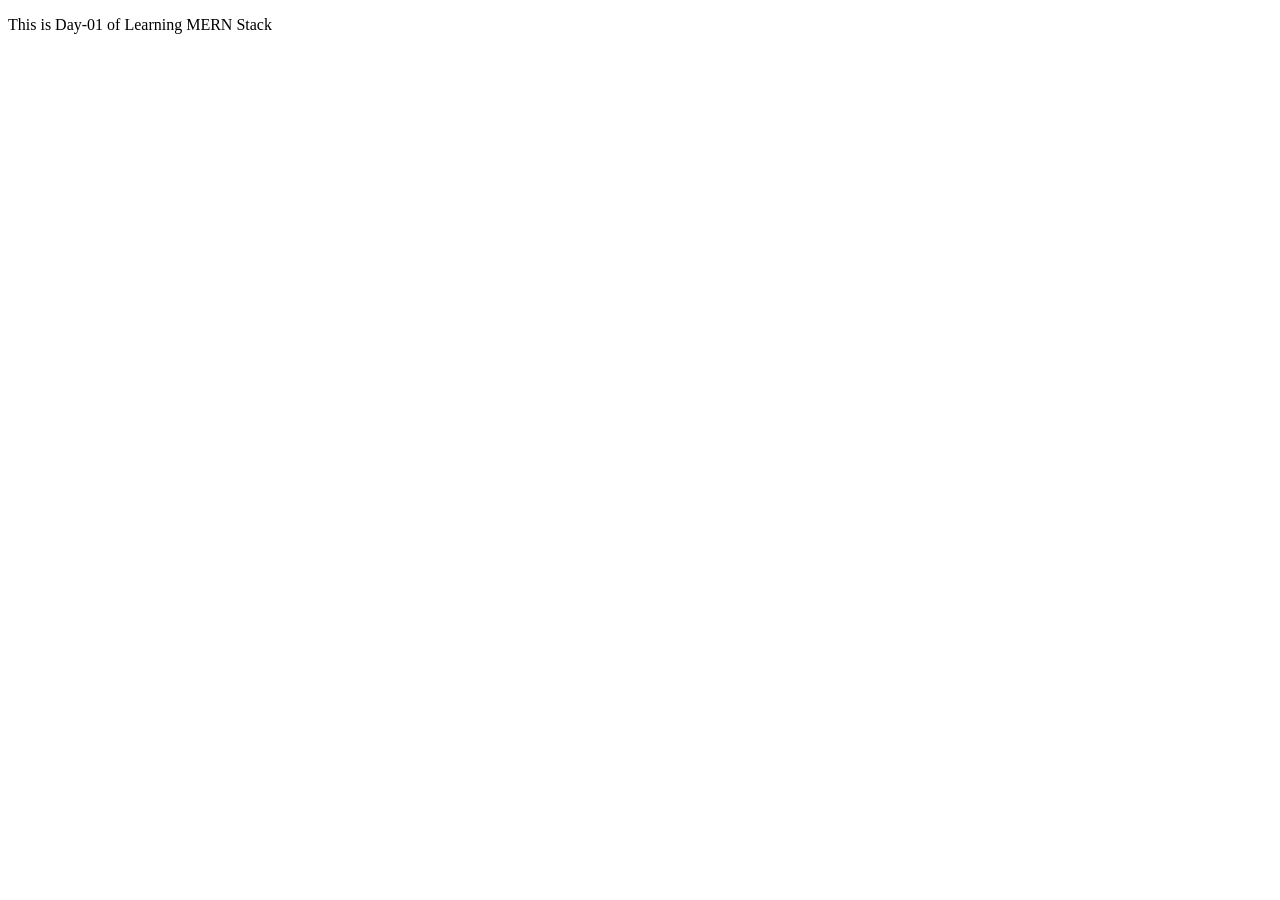
<file: 01-HTML/01-Day-1/Index.html>
<!DOCTYPE html>
<html lang="en">
<head>
    <meta charset="UTF-8">
    <meta name="viewport" content="width=device-width, initial-scale=1.0">
    <title>Document</title>
</head>
<body>
    <p>This is Day-01 of Learning MERN Stack</p>
</body>
</html>
</file>
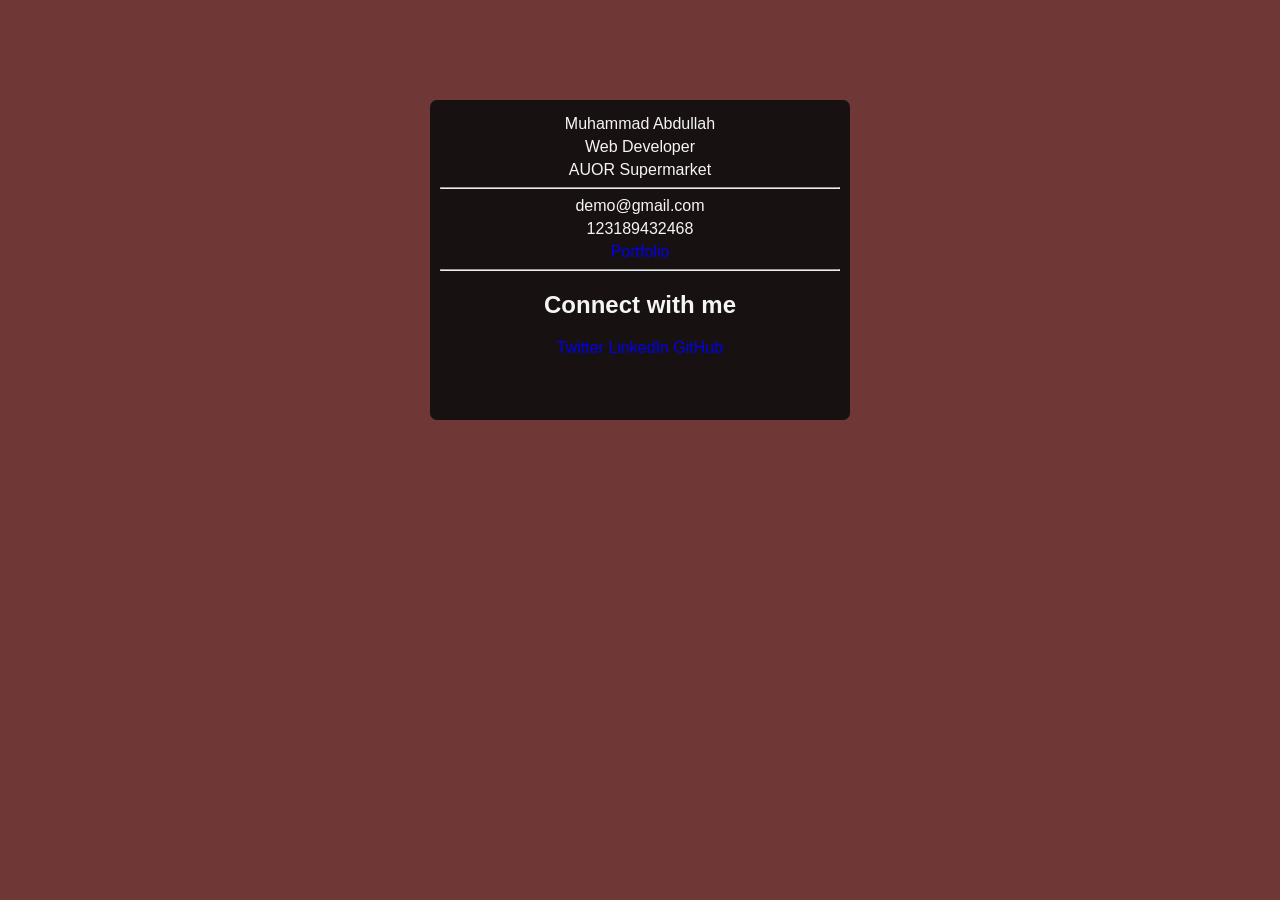
<file: 02-CSS/02-Colors/index.html>
<!DOCTYPE html>
<html lang="en">

<head>
    <meta charset="utf-8">
    <title>Business Card</title>
    <link rel='stylesheet' href='styles.css'>
</head>

<body>
    <div class='business-card' >
        <p class='full-name'>Muhammad Abdullah</p>
        <p class='designation'>Web Developer</p>
        <p class='company'>AUOR Supermarket</p>
        <hr>
        <p>demo@gmail.com</p>
        <p>123189432468</p>
        <a class='portfolio-link' href='https://github.com/abdullah-ahmad-3744'>Portfolio</a>
        <hr>
        <div class= 'social-media'>
            <h2>Connect with me</h2>
            <a href='https://x.com/'>Twitter</a>
            <a href='https://www.linkedin.com/'>LinkedIn</a>
            <a href='https://github.com/abdullah-ahmad-3744'>GitHub</a>
        </div>
    </div>
</body>

</html>
</file>
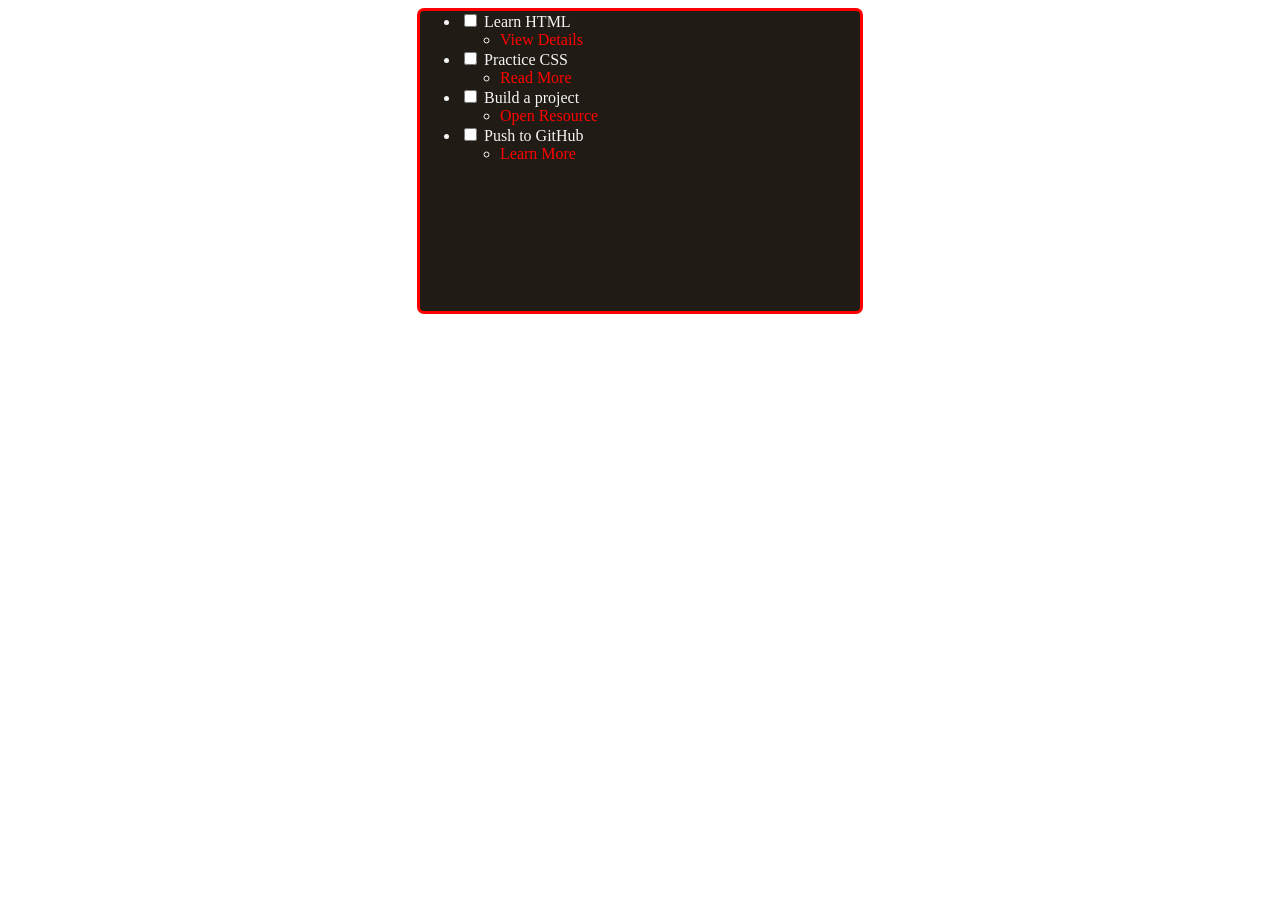
<file: 02-CSS/03-Practice/index.html>
<!DOCTYPE html>
<html lang="en">

<head>
    <meta charset="utf-8">
    <title>Styled To-Do List</title>
    <link rel='stylesheet' href ='styles.css'/> 
</head>

<body>
    <ul class = 'todo-list'>
        <li> <input id='task-1' type='checkbox' />
        <label for='task-1'>Learn HTML</label>
        <ul class='sub-item'>
            <li><a class='sub-item-link' target='_blank' href='https://www.google.com'>View Details</a></li>
        </ul>
        </li>
        


        
        <li>
            <input id='task-2' type='checkbox' />
            <label for='task-2'>Practice CSS</label>
            <ul class='sub-item'>
                <li><a class='sub-item-link' target='_blank' href='https://developer.mozilla.org'> Read More</a></li>
            </ul>
            
        </li>


        <li>
            <input id='task-3' type='checkbox' />
            <label for='task-3'>Build a project</label>
            <ul class='sub-item'>
                <li><a class='sub-item-link' target='_blank' href='https://www.github.com'> Open Resource</a></li>
            </ul>
             
        </li>


        <li>
            <input id='task-4' type='checkbox' />
            <label for='task-4'>Push to GitHub</label>
            <ul class='sub-item'>
                <li><a class='sub-item-link' target="_blank" href='https://www.w3schools.com'>Learn More</a></li>
            </ul>
            
        </li>


    </ul>
</body>

</html>
</file>
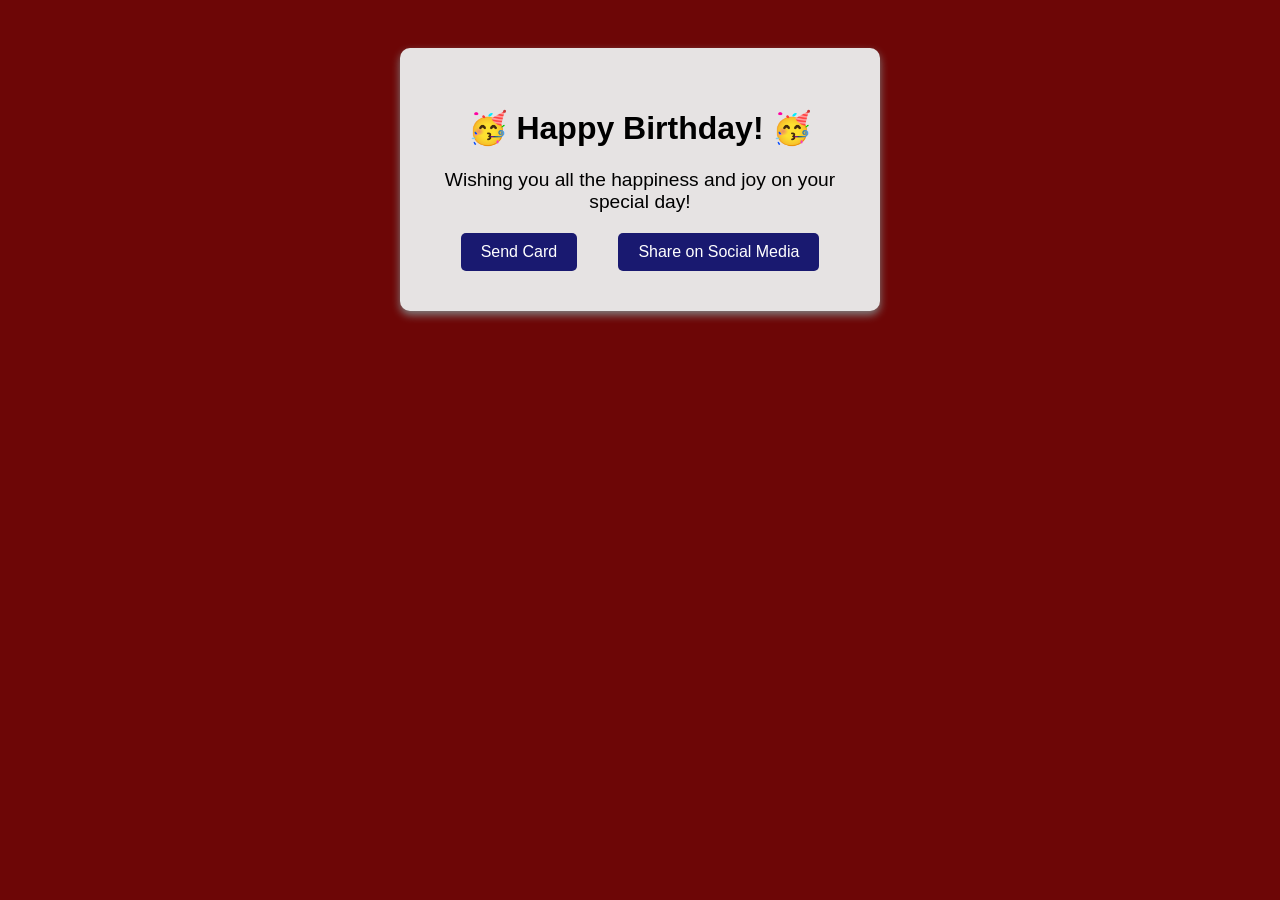
<file: 02-CSS/05-Practice/index.html>
<!DOCTYPE html>
<html lang="en">
  <head>
    <meta charset="utf-8">
    <meta name="viewport" content="width=device-width, initial-scale=1.0">
    <title>Greeting Card</title>
    <link href="styles.css" rel="stylesheet">
  </head>
  <body>
    <div class="card" id="greeting-card">
      <h1>Happy Birthday!</h1>
      <p class="message">
        Wishing you all the happiness and joy on your special day!
      </p>
      <div class="card-links">
        <a href="#send" class="send-link">Send Card</a>
        <a href="#share" class="share-link">Share on Social Media</a>
      </div>
  	</div>
    <section id="send">
      <h2>Sending your card...</h2>
      <p>Card successfully sent to your recipient!</p>
    </section>
    <section id="share">
      <h2>Sharing your card...</h2>
      <p>Your card was shared on social media!</p>
    </section>
  </body>
</html>
</file>
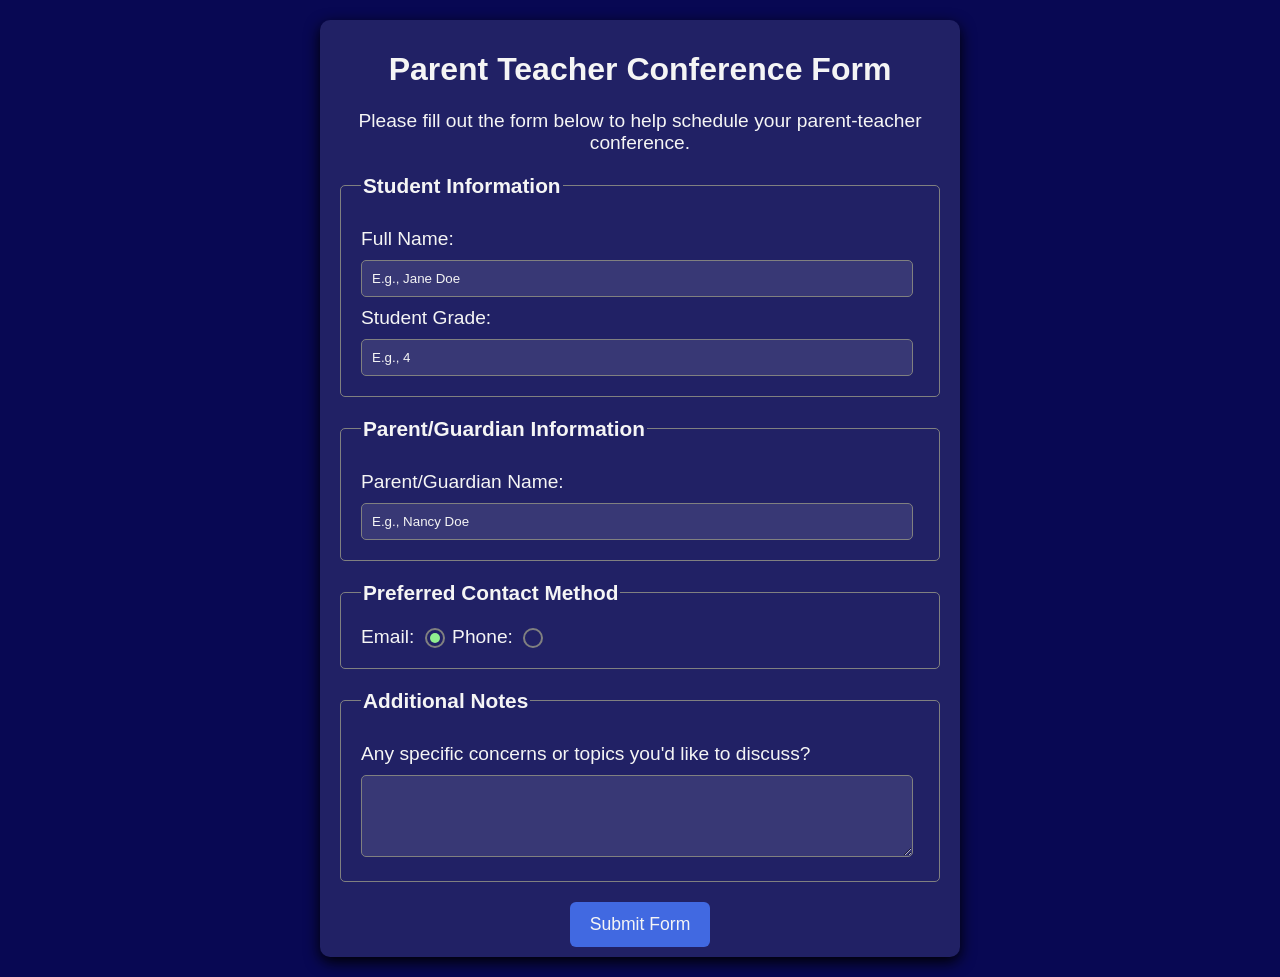
<file: 02-CSS/06-Forms-Styling/index.html>
<!DOCTYPE html>
<html lang="en">
  <head>
    <meta charset="utf-8">
    <meta name="viewport" content="width=device-width, initial-scale=1.0">
    <title>Parent Teacher Conference Form</title>
    <link rel="stylesheet" href="./styles.css" />
  </head>
  <body>
  <main class="container">
    <h1 class="title center">Parent Teacher Conference Form</h1>
    <p class="description center">Please fill out the form below to help schedule your parent-teacher conference.</p>

     <form>
        <fieldset>
          <legend>Student Information</legend>
          <label for="student-name">Full Name: </label>
          <input
            type="text"
            name="student-name"
            id="student-name"
            required
            placeholder="E.g., Jane Doe"
          />

          <label for="grade">Student Grade: </label>
          <input
            type="number"
            name="grade"
            id="grade"
            required
            placeholder="E.g., 4"
          />
        </fieldset>
        
        <fieldset>
          <legend>Parent/Guardian Information</legend>
          <label for="parent-name">Parent/Guardian Name: </label>
          <input
            type="text"
            name="parent-name"
            id="parent-name"
            required
            placeholder="E.g., Nancy Doe"
          />
        </fieldset>

        <fieldset>
          <legend>Preferred Contact Method</legend>
          <label class="contact-method" for="email">Email: </label>
          <input
            id="email"
            class="contact-method-radio-btn"
            type="radio"
            name="contact-method"
            value="email"
            checked
          />

          <label class="contact-method" for="phone">Phone: </label>
          <input
            id="phone"
            class="contact-method-radio-btn"
            type="radio"
            name="contact-method"
            value="phone"
          />
        </fieldset>

        <fieldset>
          <legend>Additional Notes</legend>
          <label for="notes"
            >Any specific concerns or topics you'd like to discuss?</label
          >
          <textarea id="notes" name="notes" rows="4" cols="50"></textarea>
        </fieldset>

        <button class="submit-btn" type="submit">Submit Form</button>
      </form>
  </main>
  </body>
</html>
</file>
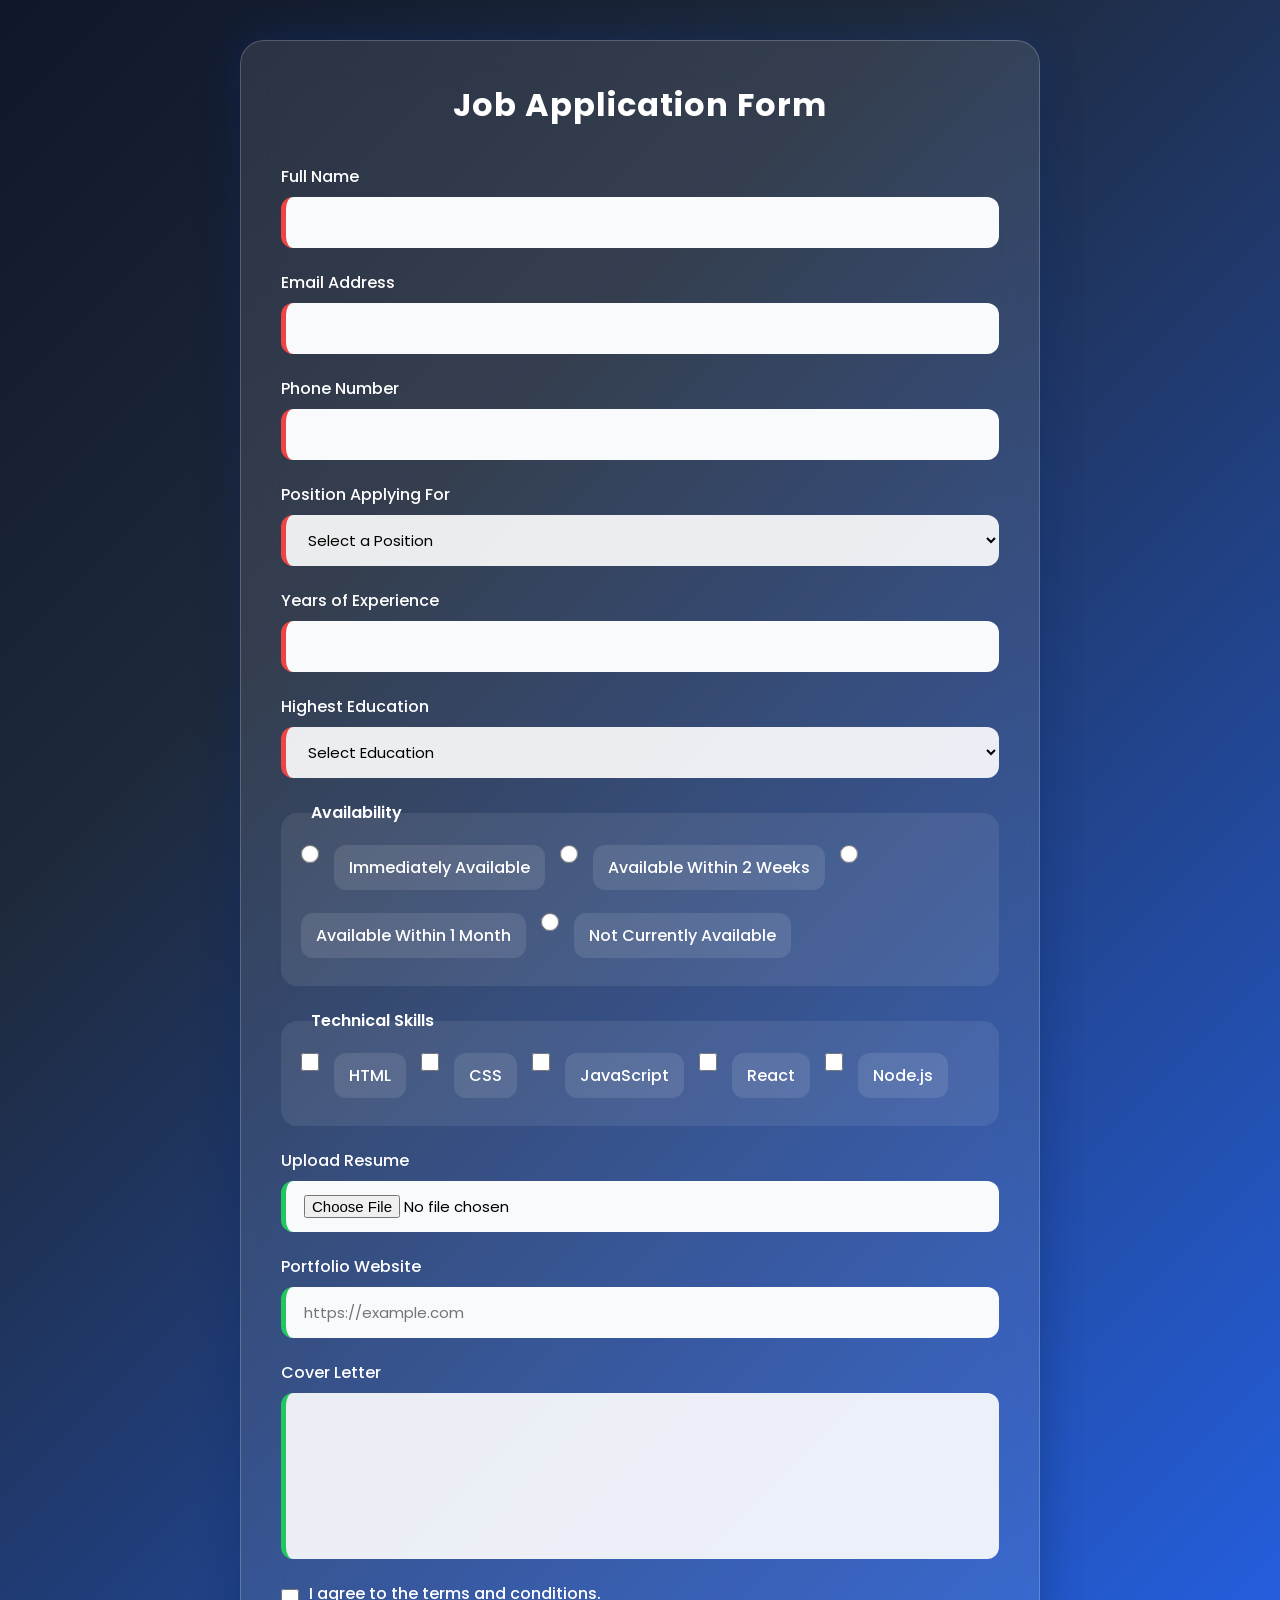
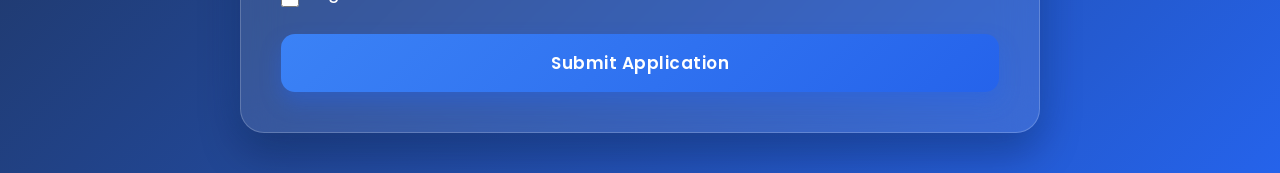
<file: 02-CSS/07-Pseudo-selectors/index.html>
<!DOCTYPE html>
<html lang="en">
<head>
    <meta charset="UTF-8">
    <meta name="viewport" content="width=device-width, initial-scale=1.0">
    <title>Professional Job Application Form</title>
    <link rel="stylesheet" href="styles.css">
</head>
<body>

<div class="container">
    <form>

        <h1>Job Application Form</h1>

        <!-- Personal Information -->
        <div class="form-group">
            <label for="name">Full Name</label>
            <input type="text" id="name" required>
        </div>

        <div class="form-group">
            <label for="email">Email Address</label>
            <input type="email" id="email" required>
        </div>

        <div class="form-group">
            <label for="phone">Phone Number</label>
            <input type="tel" id="phone" required>
        </div>

        <!-- Job Position -->
        <div class="form-group">
            <label for="position">Position Applying For</label>
            <select id="position" required>
                <option value="">Select a Position</option>
                <option>Frontend Developer</option>
                <option>Backend Developer</option>
                <option>Full Stack Developer</option>
                <option>UI/UX Designer</option>
                <option>QA Engineer</option>
            </select>
        </div>

        <!-- Experience -->
        <div class="form-group">
            <label for="experience">Years of Experience</label>
            <input type="number" id="experience" min="0" max="30" required>
        </div>

        <!-- Education -->
        <div class="form-group">
            <label for="education">Highest Education</label>
            <select id="education" required>
                <option value="">Select Education</option>
                <option>Intermediate</option>
                <option>Bachelor's Degree</option>
                <option>Master's Degree</option>
                <option>PhD</option>
            </select>
        </div>

        <!-- Availability -->
        <fieldset class="radio-group">
            <legend>Availability</legend>

            <input type="radio" name="availability" id="immediately">
            <label for="immediately">Immediately Available</label>

            <input type="radio" name="availability" id="2-weeks">
            <label for="2-weeks">Available Within 2 Weeks</label>

            <input type="radio" name="availability" id="1-month">
            <label for="1-month">Available Within 1 Month</label>

            <input type="radio" name="availability" id="not-available">
            <label for="not-available">Not Currently Available</label>
        </fieldset>

        <!-- Skills -->
        <fieldset class="checkbox-group">
            <legend>Technical Skills</legend>

            <input type="checkbox" id="html">
            <label for="html">HTML</label>

            <input type="checkbox" id="css">
            <label for="css">CSS</label>

            <input type="checkbox" id="javascript">
            <label for="javascript">JavaScript</label>

            <input type="checkbox" id="react">
            <label for="react">React</label>

            <input type="checkbox" id="node">
            <label for="node">Node.js</label>
        </fieldset>

        <!-- Resume Upload -->
        <div class="form-group">
            <label for="resume">Upload Resume</label>
            <input type="file" id="resume">
        </div>

        <!-- Portfolio -->
        <div class="form-group">
            <label for="portfolio">Portfolio Website</label>
            <input type="url" id="portfolio" placeholder="https://example.com">
        </div>

        <!-- Cover Letter -->
        <div class="form-group">
            <label for="message">Cover Letter</label>
            <textarea id="message" rows="6"></textarea>
        </div>

        <!-- Terms -->
        <div class="terms">
            <input type="checkbox" id="agree" required>
            <label for="agree">
                I agree to the terms and conditions.
            </label>
        </div>

        <button type="submit">Submit Application</button>

    </form>
</div>

</body>
</html>
</file>
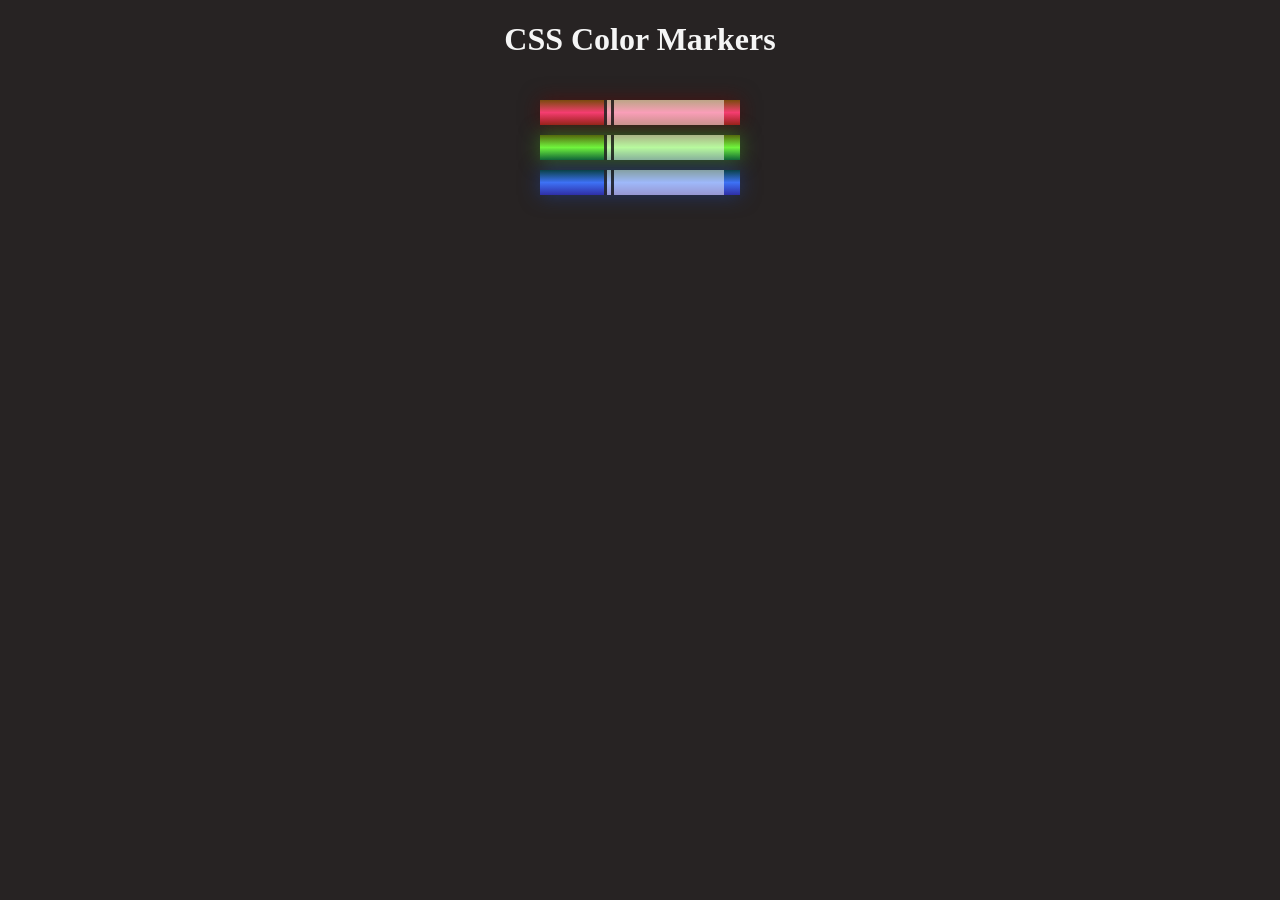
<file: 02-CSS/08-Practice/index.html>
<!DOCTYPE html>
<html lang="en">
  <head>
    <meta charset="utf-8">
    <meta name="viewport" content="width=device-width, initial-scale=1.0">
    <title>Colored Markers</title>
    <link rel="stylesheet" href="styles.css">
  </head>
  <body>
    <h1>CSS Color Markers</h1>
    <div class="container">
      <div class="marker red">
        <div class="cap"></div>
        <div class="sleeve"></div>
      </div>
      <div class="marker green">
        <div class="cap"></div>
        <div class="sleeve"></div>
      </div>
      <div class="marker blue">
        <div class="cap"></div>
        <div class="sleeve"></div>
      </div>
    </div>
  </body>
</html>
</file>
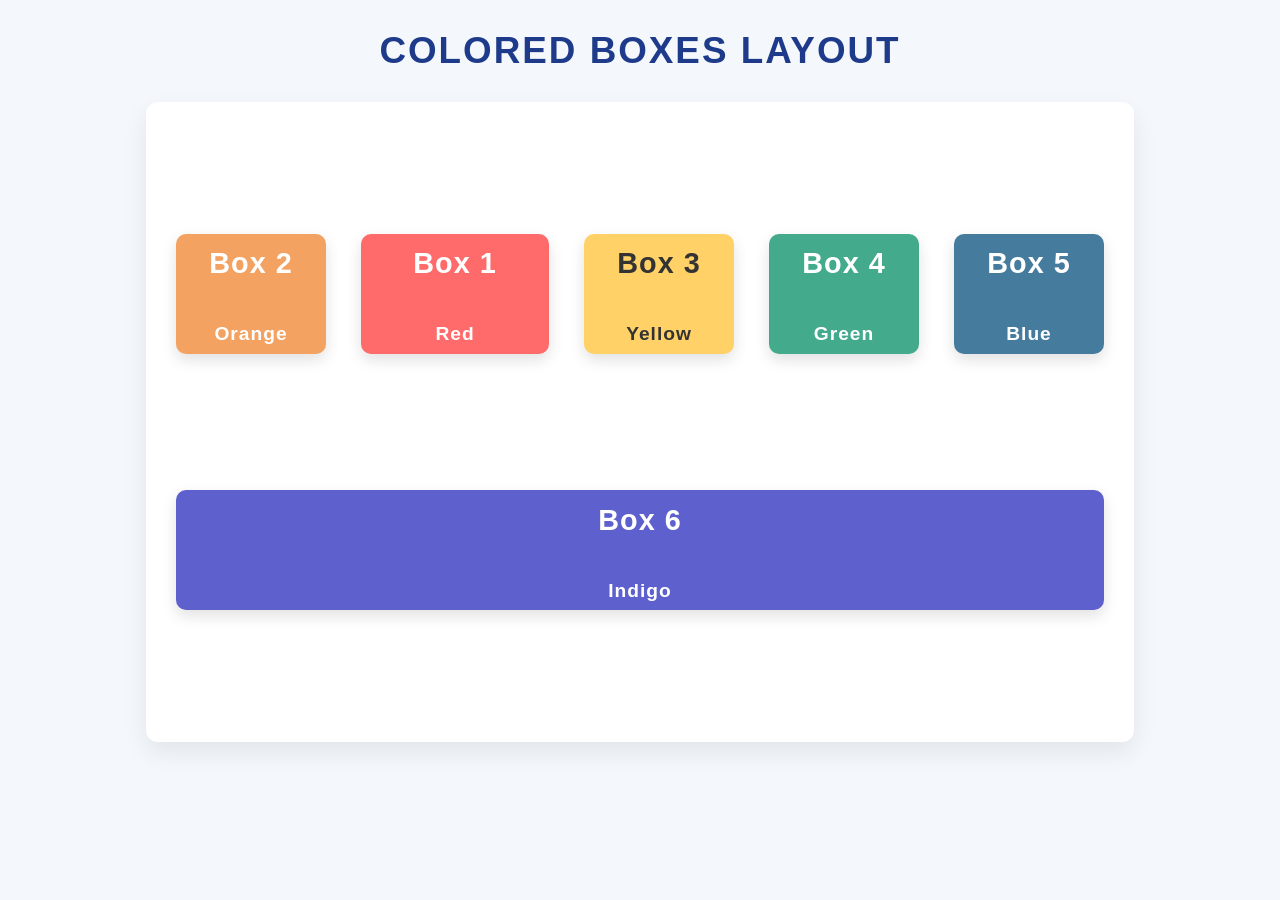
<file: 02-CSS/10-Practice/index.html>
<!DOCTYPE html>
<html lang="en">
<head>
	<meta charset="UTF-8" />
	<meta name="viewport" content="width=device-width, initial-scale=1.0" />
	<title>Colored Boxes</title>
	<link rel="stylesheet" href="styles.css" />
</head>
<body>
	<header>
		<h1>Colored Boxes Layout</h1>
	</header>
	<div class="flex-container">
		<div class="box box1">
			<h2>Box 1</h2>
			<p>Red</p>
		</div>
		<div class="box box2">
			<h2>Box 2</h2>
			<p>Orange</p>
		</div>
		<div class="box box3">
			<h2>Box 3</h2>
			<p>Yellow</p>
		</div>
		<div class="box box4">
			<h2>Box 4</h2>
			<p>Green</p>
		</div>
		<div class="box box5">
			<h2>Box 5</h2>
			<p>Blue</p>
		</div>
		<div class="box box6">
			<h2>Box 6</h2>
			<p>Indigo</p>
		</div>
	</div>
</body>
</html>
</file>
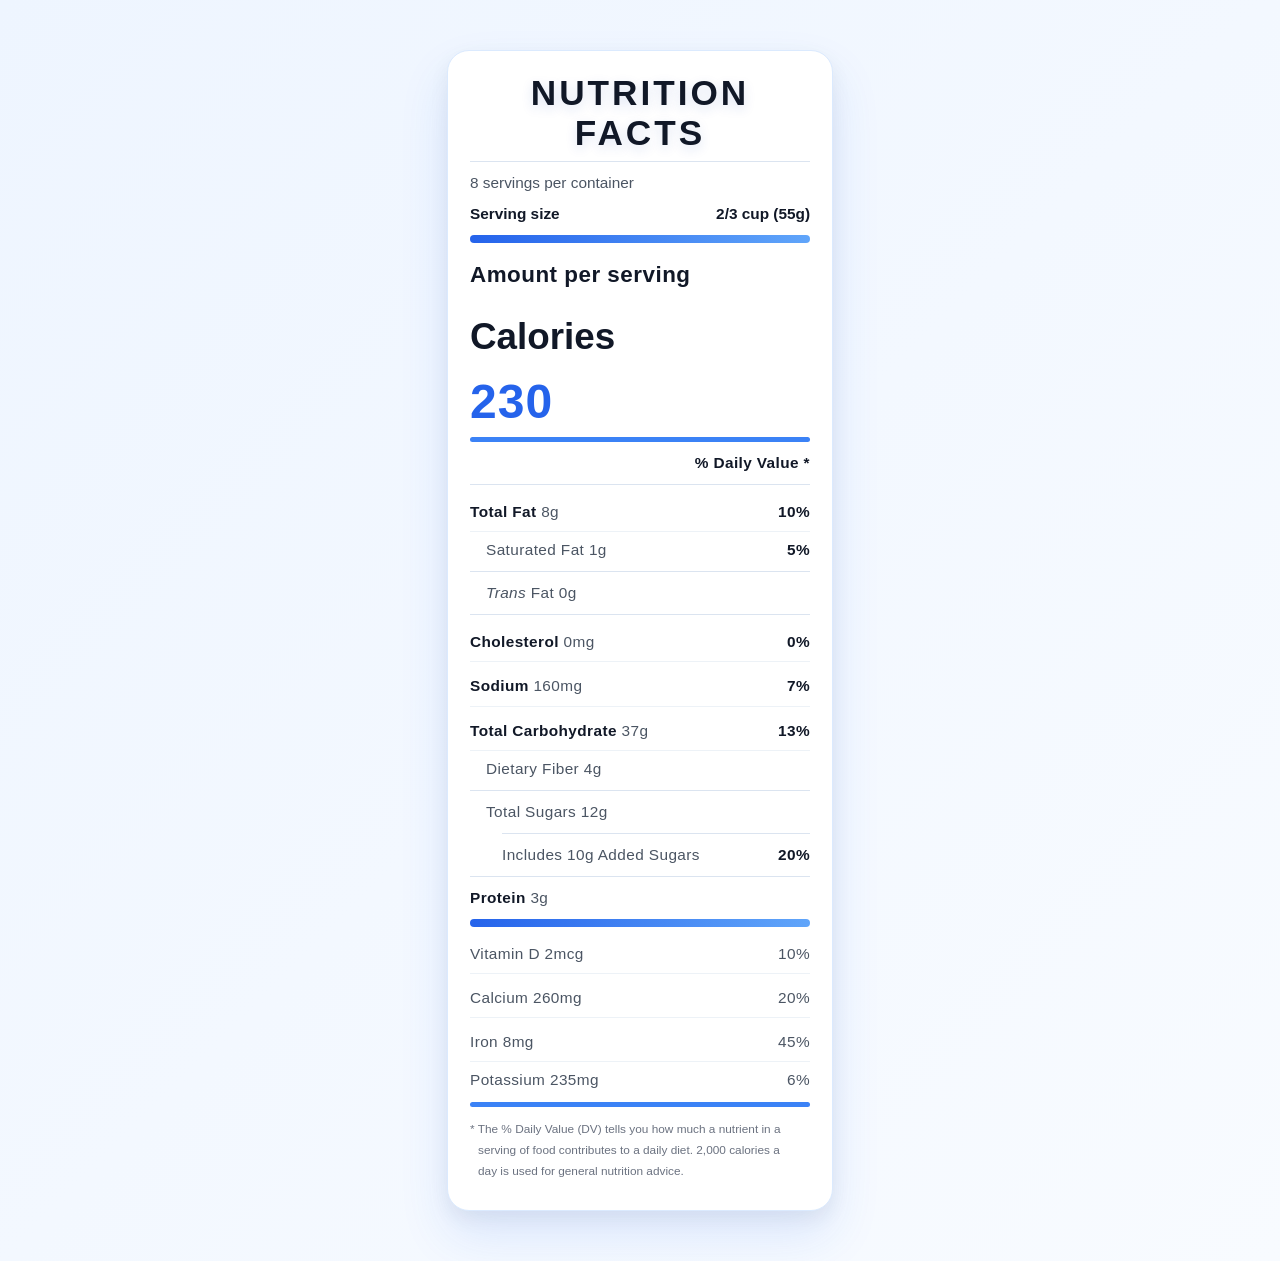
<file: 02-CSS/11-Flexbox-Practice/index.html>
<!DOCTYPE html>
<html lang="en">

<head>
  <meta charset="UTF-8">
  <title>Nutrition Label</title>
  <link href="https://fonts.googleapis.com/css?family=Open+Sans:400,700,800" rel="stylesheet">
  <link href="./styles.css" rel="stylesheet">
</head>

<body>
  <div class="label">
    <header>
      <h1 class="bold">Nutrition Facts</h1>
      <div class="divider"></div>
      <p>8 servings per container</p>
      <p class="bold">Serving size <span>2/3 cup (55g)</span></p>
    </header>
    <div class="divider large"></div>
    <div class="calories-info">
      <div class="left-container">
        <h2 class="bold small-text">Amount per serving</h2>
        <p>Calories</p>
      </div>
      <span>230</span>
    </div>
    <div class="divider medium"></div>
    <div class="daily-value small-text">
      <p class="bold right no-divider">% Daily Value *</p>
      <div class="divider"></div>
      <p><span><span class="bold">Total Fat</span> 8g</span> <span class="bold">10%</span></p>
      <p class="indent no-divider">Saturated Fat 1g <span class="bold">5%</span></p>
      <div class="divider"></div>
      <p class="indent no-divider"><span><i>Trans</i> Fat 0g</span></p>
      <div class="divider"></div>
      <p><span><span class="bold">Cholesterol</span> 0mg</span> <span class="bold">0%</span></p>
      <p><span><span class="bold">Sodium</span> 160mg</span> <span class="bold">7%</span></p>
      <p><span><span class="bold">Total Carbohydrate</span> 37g</span> <span class="bold">13%</span></p>
      <p class="indent no-divider">Dietary Fiber 4g</p>
      <div class="divider"></div>
      <p class="indent no-divider">Total Sugars 12g</p>
      <div class="divider double-indent"></div>
      <p class="double-indent no-divider">Includes 10g Added Sugars <span class="bold">20%</span></p>
      <div class="divider"></div>
      <p class="no-divider"><span><span class="bold">Protein</span> 3g</span></p>
      <div class="divider large"></div>
      <p>Vitamin D 2mcg <span>10%</span></p>
      <p>Calcium 260mg <span>20%</span></p>
      <p>Iron 8mg <span>45%</span></p>
      <p class="no-divider">Potassium 235mg <span>6%</span></p>
    </div>
    <div class="divider medium"></div>
    <p class="note">* The % Daily Value (DV) tells you how much a nutrient in a serving of food contributes to a daily
      diet. 2,000 calories a day is used for general nutrition advice.</p>
  </div>
</body>
</html>
</file>
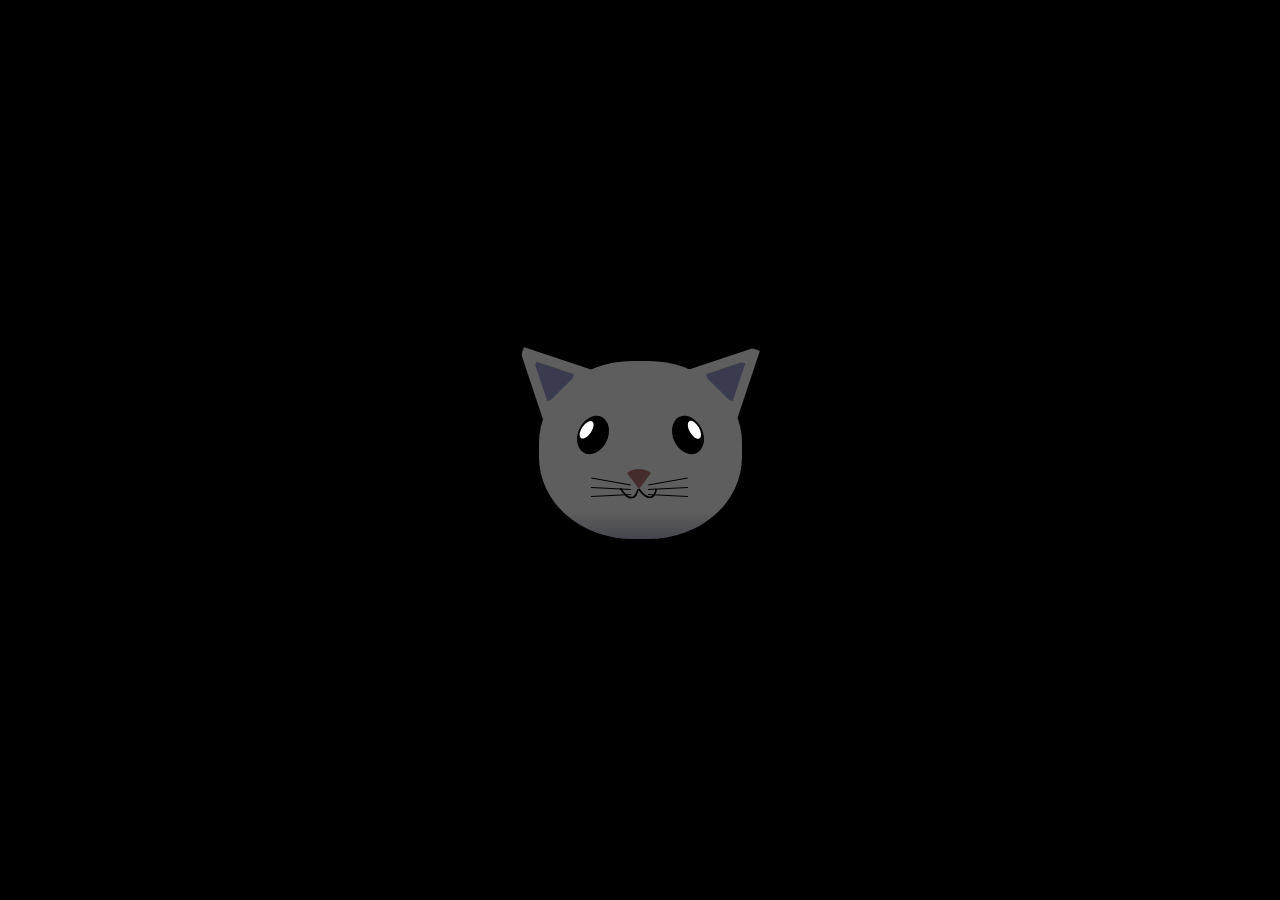
<file: 02-CSS/13-Positioning/index.html>
<!DOCTYPE html>
<html lang="en">
<head>
    <meta charset="UTF-8">
    <title>fCC Cat Painting</title>
    <link rel="stylesheet" href="./styles.css">
</head>
<body>
    <main>
      <div class="cat-head">
        <div class="cat-ears">
          <div class="cat-left-ear">
            <div class="cat-left-inner-ear"></div>
          </div>
          <div class="cat-right-ear">
            <div class="cat-right-inner-ear"></div>
          </div>
        </div>

        <div class="cat-eyes">
          <div class="cat-left-eye">
            <div class="cat-left-inner-eye"></div>
          </div>
          <div class="cat-right-eye">
            <div class="cat-right-inner-eye"></div>
          </div>
        </div>
        
        <div class="cat-nose"></div>

        <div class="cat-mouth">
          <div class="cat-mouth-line-left"></div>
          <div class="cat-mouth-line-right"></div>
        </div>

        <div class="cat-whiskers">
          <div class="cat-whiskers-left">
            <div class="cat-whisker-left-top"></div>
            <div class="cat-whisker-left-middle"></div>
            <div class="cat-whisker-left-bottom"></div>
          </div>
          <div class="cat-whiskers-right">
            <div class="cat-whisker-right-top"></div>
            <div class="cat-whisker-right-middle"></div>
            <div class="cat-whisker-right-bottom"></div>
          </div>
        </div>

      </div>
    </main>
</body>
</html>
</file>
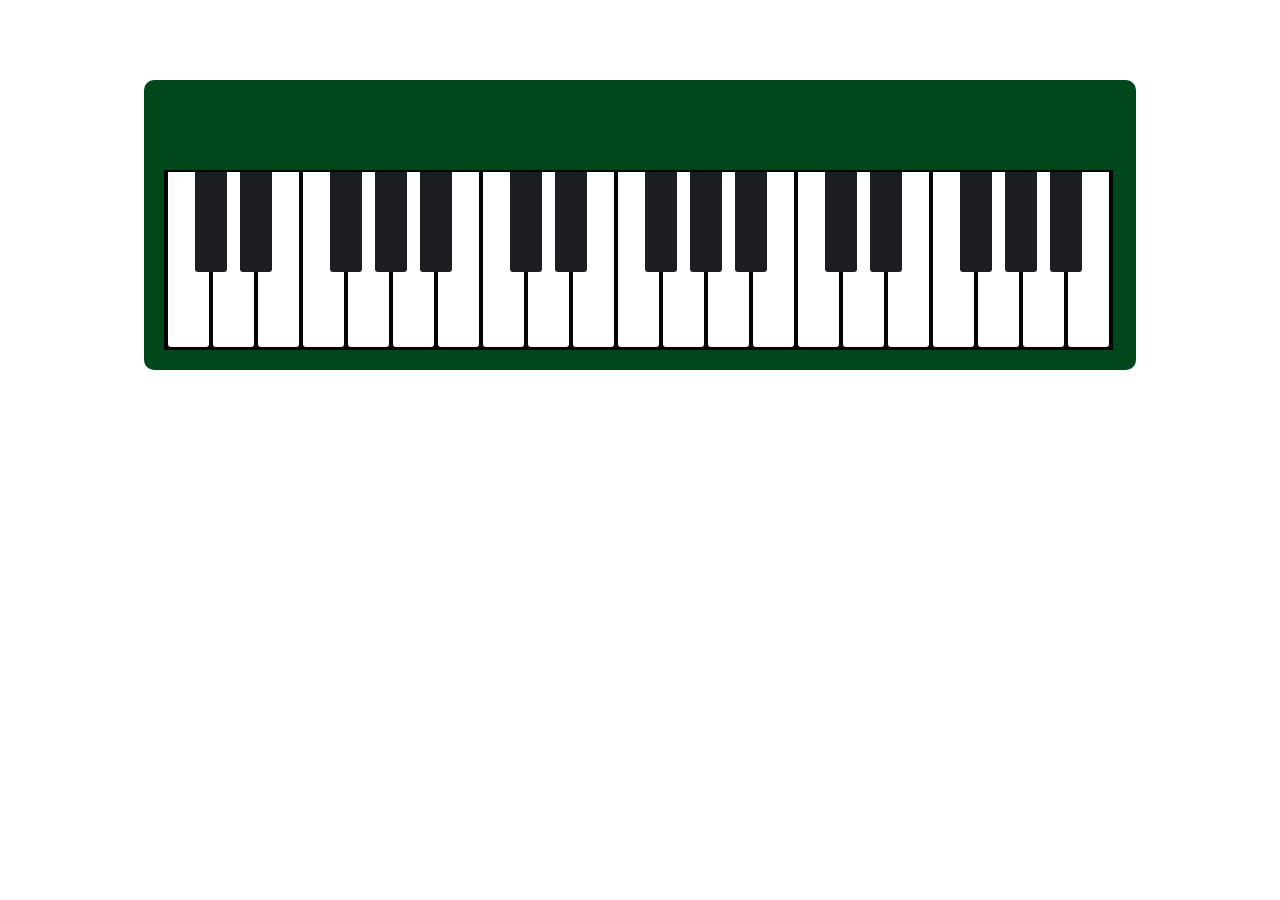
<file: 02-CSS/14-Responsiveness/index.html>
<!DOCTYPE html>
<html lang="en">
  <head>
    <meta charset="UTF-8" />
    <title>Piano</title>
    <meta name="viewport" content="width=device-width, initial-scale=1.0" />
    <link rel="stylesheet" href="./styles.css">
  </head>
  <body>
    <div id="piano">
      <div class="keys">
        <div class="key"></div>
        <div class="key black--key"></div>
        <div class="key black--key"></div>
        <div class="key"></div>
        <div class="key black--key"></div>
        <div class="key black--key"></div>
        <div class="key black--key"></div>

        <div class="key"></div>
        <div class="key black--key"></div>
        <div class="key black--key"></div>
        <div class="key"></div>
        <div class="key black--key"></div>
        <div class="key black--key"></div>
        <div class="key black--key"></div>

        <div class="key"></div>
        <div class="key black--key"></div>
        <div class="key black--key"></div>
        <div class="key"></div>
        <div class="key black--key"></div>
        <div class="key black--key"></div>
        <div class="key black--key"></div>
      </div>
    </div>
  </body>
</html>
</file>
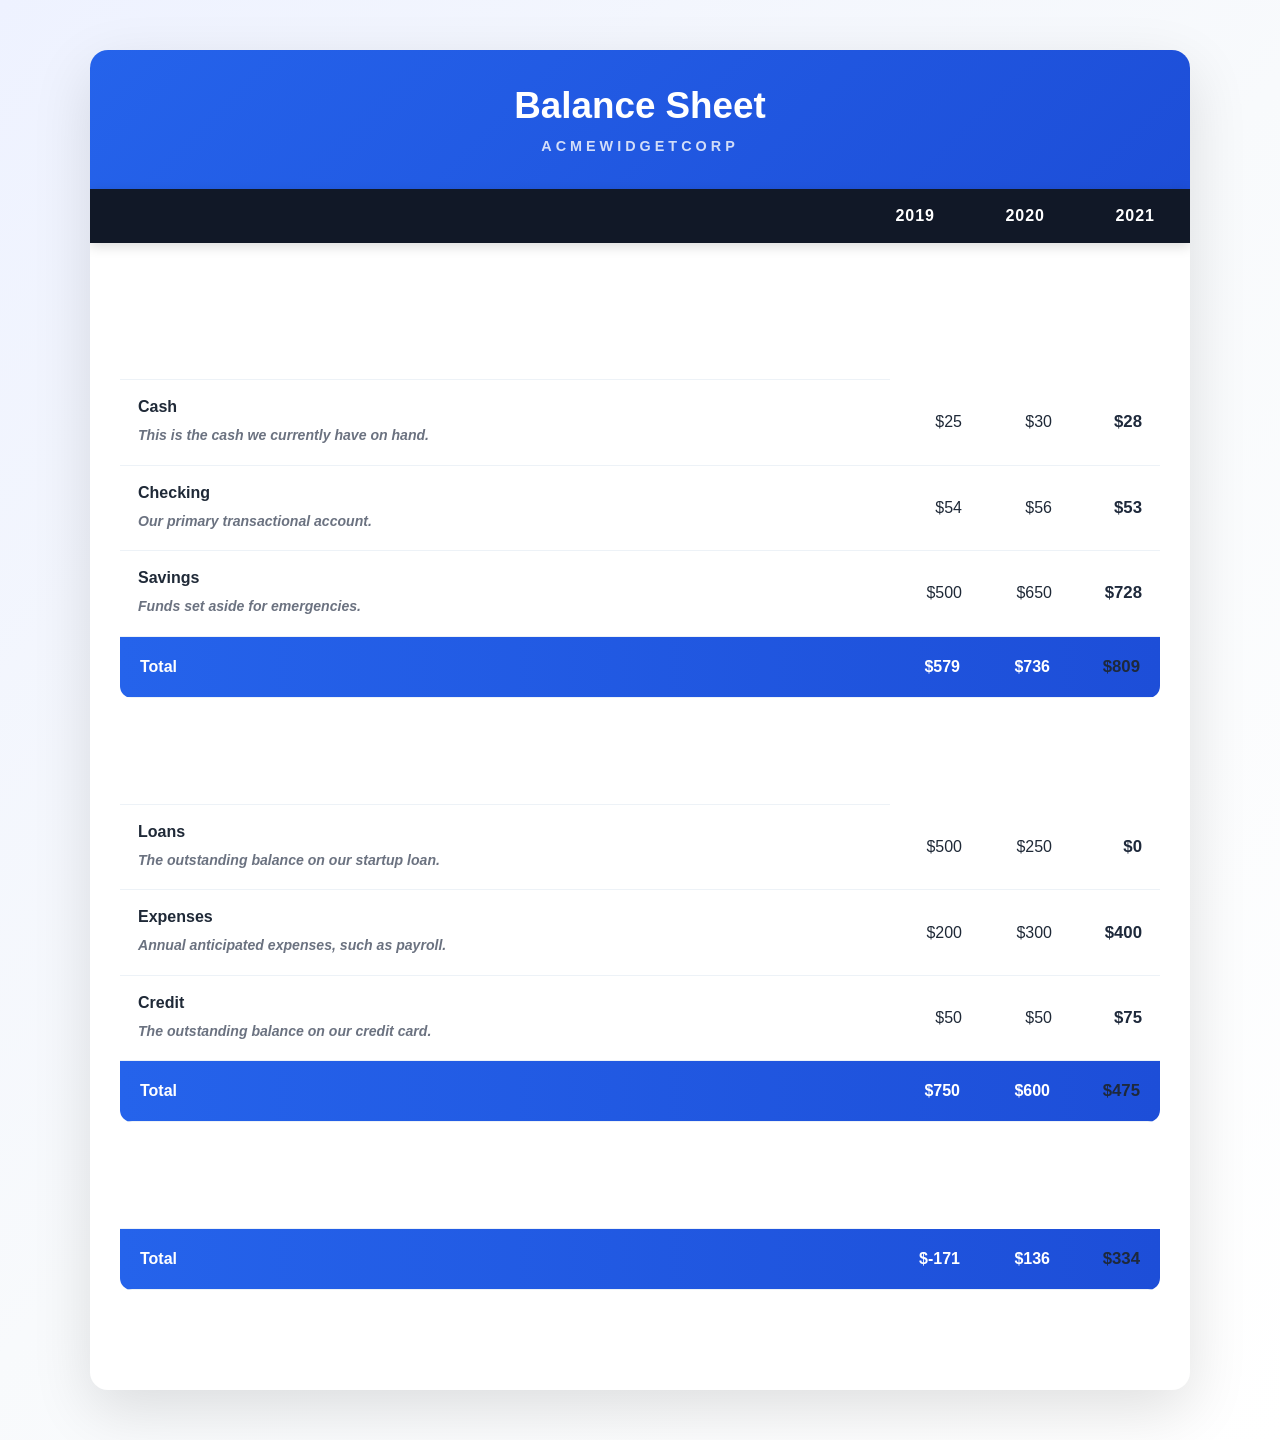
<file: 02-CSS/15-Practice-project/index.html>
<!DOCTYPE html>
<html lang="en">
  <head>
    <meta charset="UTF-8" />
    <meta name="viewport" content="width=device-width, initial-scale=1.0" />
    <title>Balance Sheet</title>
    <link rel="stylesheet" href="./styles.css" />
  </head>
  <body>
    <main>
      <section>
        <h1>
          <span class="flex">
            <span>AcmeWidgetCorp</span>
            <span>Balance Sheet</span>
          </span>
        </h1>
        <div id="years" aria-hidden="true">
          <span class="year">2019</span>
          <span class="year">2020</span>
          <span class="year">2021</span>
        </div>
        <div class="table-wrap">
          <table>
            <caption>
              Assets
            </caption>
            <thead>
              <tr>
                <td></td>
                <th><span class="sr-only year">2019</span></th>
                <th><span class="sr-only year">2020</span></th>
                <th class="current"><span class="sr-only year">2021</span></th>
              </tr>
            </thead>
            <tbody>
              <tr class="data">
                <th>Cash <span class="description">This is the cash we currently have on hand.</span></th>
                <td>$25</td>
                <td>$30</td>
                <td class="current">$28</td>
              </tr>
              <tr class="data">
                <th>Checking <span class="description">Our primary transactional account.</span></th>
                <td>$54</td>
                <td>$56</td>
                <td class="current">$53</td>
              </tr>
              <tr class="data">
                <th>Savings <span class="description">Funds set aside for emergencies.</span></th>
                <td>$500</td>
                <td>$650</td>
                <td class="current">$728</td>
              </tr>
              <tr class="total">
                <th>Total <span class="sr-only">Assets</span></th>
                <td>$579</td>
                <td>$736</td>
                <td class="current">$809</td>
              </tr>
            </tbody>
          </table>
          <table>
            <caption>
              Liabilities
            </caption>
            <thead>
              <tr>
                <td></td>
                <th><span class="sr-only">2019</span></th>
                <th><span class="sr-only">2020</span></th>
                <th><span class="sr-only">2021</span></th>
              </tr>
            </thead>
            <tbody>
              <tr class="data">
                <th>Loans <span class="description">The outstanding balance on our startup loan.</span></th>
                <td>$500</td>
                <td>$250</td>
                <td class="current">$0</td>
              </tr>
              <tr class="data">
                <th>Expenses <span class="description">Annual anticipated expenses, such as payroll.</span></th>
                <td>$200</td>
                <td>$300</td>
                <td class="current">$400</td>
              </tr>
              <tr class="data">
                <th>Credit <span class="description">The outstanding balance on our credit card.</span></th>
                <td>$50</td>
                <td>$50</td>
                <td class="current">$75</td>
              </tr>
              <tr class="total">
                <th>Total <span class="sr-only">Liabilities</span></th>
                <td>$750</td>
                <td>$600</td>
                <td class="current">$475</td>
              </tr>
            </tbody>
          </table>
          <table>
            <caption>
              Net Worth
            </caption>
            <thead>
              <tr>
                <td></td>
                <th><span class="sr-only">2019</span></th>
                <th><span class="sr-only">2020</span></th>
                <th><span class="sr-only">2021</span></th>
              </tr>
            </thead>
            <tbody>
              <tr class="total">
                <th>Total <span class="sr-only">Net Worth</span></th>
                <td>$-171</td>
                <td>$136</td>
                <td class="current">$334</td>
              </tr>
            </tbody>
          </table>
        </div>
      </section>
    </main>
  </body>
</html>
</file>
<file: 02-CSS/02-Colors/styles.css>
body{
  background-color : rgb(112, 55, 55);
  font-family : Arial,sans-serif;
}
.business-card{
  width:400px;
  height:300px;
  background-color:rgb(24, 17, 18);
  color:whitesmoke;
  padding:10px;
  margin-top:100px;
  text-align:center;
  font-size:16px;
  margin-left:auto;
  margin-right:auto;
  border-radius: 7px;
}
.profile-image{
  max-width:100%;
}
p{
  margin-top:5px;
  margin-bottom:5px;
}
a{
  text-decoration:none;
}
</file>
<file: 02-CSS/03-Practice/styles.css>
.todo-list{
    width: 400px;
    height: 300px;
    background-color: rgb(32, 27, 20);
    margin: 0 auto;
    color:whitesmoke;
    border: 3px solid red;
    border-radius: 7px;
}
a{
  text-decoration:none;
}
a:link{
  color:red;
}
a:hover{
  color:blue
}
a:active{
  color:orange
}
a:focus{
  outline: 3px solid red;
}
a:visited{
  color:burlywood;
}
</file>
<file: 02-CSS/05-Practice/styles.css>
body {
  font-family: Arial, sans-serif;
  padding: 40px;
  text-align: center;
  background-color: rgb(109, 6, 6);
}

.card {
  background-color: rgb(230, 227, 227);
  max-width: 400px;
  padding: 40px;
  margin: 0 auto;
  border-radius: 10px;
  box-shadow: 0 4px 8px gray;
  transition: transform 0.3s, background-color 0.3s ease
}

.card:hover {
  background-color: khaki;
  transform: scale(1.1);
}

h1::before {
  content: "🥳 ";
}

h1::after {
  content: " 🥳";
}

.message {
  font-size: 1.2em;
  margin-bottom: 20px;
}

.card-links {
  margin-top: 20px;
  display: flex;
  justify-content: space-around;
}

.card-links a {
  text-decoration: none;
  font-size: 1em;
  padding: 10px 20px;
  border-radius: 5px;
  color: white;
  background-color: midnightblue;
  transition: background-color 0.3s ease;
}

.card-links a:hover {
  background-color: orangered;
}

.card-links a:active {
  background-color: midnightblue;
}

.card-links a:focus {
  outline: 2px solid yellow;
}

.card-links a:visited {
  color: crimson;
}

section {
  margin: 20px auto;
  max-width: 600px;
  background-color: whitesmoke;
  padding: 20px;
  border-radius: 10px;
  display:none;  
}

section:hover{
  transform: skewX(10deg);
}
section:target{
  display:block
}
</file>
<file: 02-CSS/06-Forms-Styling/styles.css>
body {
  background-color: rgb(8, 8, 83);
  color: whitesmoke;
  font-family: sans-serif;
}

.container {
    background-color: #ffffff1a;
    width: 80%;
    max-width: 600px;
    border-radius: 10px;
    margin: 20px auto;
    padding: 10px 20px;
    box-shadow: 0 5px 15px black;  
}

.center {
  text-align: center;
}

.description {
  font-size: 1.2rem;
}

fieldset {
  border: 1px solid gray;
  border-radius: 5px;
  margin: 20px 0;
  padding: 20px;
}

fieldset legend {
  font-size: 1.3rem;
  font-weight: 600;
}

label {
  font-size: 1.2rem;
}

label:not(.contact-method) {
  display: block;
  margin: 10px 0;
}

input:not(.contact-method-radio-btn),
textarea {
  background-color: #ffffff1a;
  width: 95%;
  border: 1px solid gray;
  border-radius: 5px;
  padding: 10px;
}

input,
input::placeholder,
textarea {
  color: whitesmoke;
}


.contact-method-radio-btn {
  appearance: none;
  width: 20px;
  height: 20px;
  border-radius: 50%;
  border: 2px solid gray;
  vertical-align: bottom;
}

.contact-method-radio-btn::before {
  display: block;
  content: " ";
  width: 10px;
  height: 10px;
  border-radius: 50%;
  transform: translate(3px, 3px) scale(0);
  transition: all 0.3s ease-in;
}

.contact-method-radio-btn:checked::before {
  transform: translate(3px, 3px) scale(1);
  background-color: lightgreen;
}

.submit-btn {
  cursor: pointer;
  background-color: royalblue;
  color: whitesmoke;
  border: none;
  border-radius: 6px;
  padding: 12px 20px;
  font-size: 1.1rem;
  display: block;
  margin: auto;
}

.submit-btn:hover{
  background-color:midnightblue;
}
</file>
<file: 02-CSS/07-Pseudo-selectors/styles.css>
/* Google Font */
@import url('https://fonts.googleapis.com/css2?family=Poppins:wght@300;400;500;600;700&display=swap');

*{
    margin:0;
    padding:0;
    box-sizing:border-box;
    font-family:'Poppins',sans-serif;
}

body{
    min-height:100vh;
    display:flex;
    justify-content:center;
    align-items:center;
    padding:40px 20px;
    background:linear-gradient(135deg, #0f172a 0%, #1e293b 30%,#2563eb 100%);
}

/* Main Container */

.container{
    width:100%;
    max-width:800px;
}

/* Form Card */

form{
    background:rgba(255,255,255,0.1);
    backdrop-filter:blur(20px);
    -webkit-backdrop-filter:blur(20px);
    border:1px solid rgba(255,255,255,0.2);
    padding:40px;
    border-radius:24px;
    box-shadow:
    0 20px 40px rgba(0,0,0,0.25), 0 0 40px rgba(37,99,235,0.2);
}

/* Heading */

h1{
    text-align:center;
    margin-bottom:35px;
    font-size:2rem;
    font-weight:700;
    color:white;
    letter-spacing:1px;
}

/* Form Group */

.form-group{
    display:flex;
    flex-direction:column;
    margin-bottom:22px;
}

/* Labels */

label{
    margin-bottom:8px;
    font-weight:500;
    color:white;
}

/* Inputs */

input,select,textarea{
    width:100%;
    padding:14px 18px;
    border:none;
    border-radius:12px;
    background:rgba(255,255,255,0.9);
    font-size:15px;
    transition:all .3s ease;
}

/* Focus State */

input:focus,select:focus,textarea:focus{
    outline:none;
    transform:translateY(-2px);
    box-shadow: 0 0 0 4px rgba(59,130,246,0.25), 0 10px 20px rgba(0,0,0,0.15);
    border-color:#3b82f6;
}

/* Textarea */

textarea{
    resize:none;
    min-height:140px;
}

/* Fieldsets */

fieldset{
    border:none;
    background:rgba(255,255,255,0.08);
    padding:20px;
    border-radius:16px;
    margin-bottom:22px;
}

/* Legends */

legend{
    color:white;
    font-weight:600;
    padding:0 10px;
}

/* Radio & Checkbox Layout */

.radio-group,.checkbox-group{
    display:flex;
    flex-wrap:wrap;
    gap:15px;
}

/* Option Cards */

.radio-group label,.checkbox-group label{
    display:flex;
    align-items:center;
    gap:8px;
    padding:10px 15px;
    background:rgba(255,255,255,0.1);
    border-radius:12px;
    transition:.3s ease;
    cursor:pointer;
}

/* Hover Effect */

.radio-group label:hover,.checkbox-group label:hover{
    background:rgba(255,255,255,0.2);
    transform:translateY(-3px);
}

/* Radio & Checkbox */

input[type="radio"],input[type="checkbox"]{
    width:18px;
    height:18px;
    accent-color:#2563eb;
}

/* Checked State */

.checkbox-group input[type="checkbox"]:checked + label,.radio-group input[type="radio"]:checked + label{
    color:#60a5fa;
    font-weight:600;
}

/* Terms */

.terms{
    display:flex;
    align-items:center;
    gap:10px;
    margin:20px 0;
    color:white;
}

/* Submit Button */

button{
    width:100%;
    padding:16px;
    border:none;
    border-radius:14px;
    background:linear-gradient(135deg,#3b82f6,#2563eb);
    color:white;
    font-size:17px;
    font-weight:600;
    letter-spacing:.5px;
    cursor:pointer;
    transition:all .3s ease;
    box-shadow: 0 10px 20px rgba(37,99,235,.4);
}

/* Button Hover */

button:hover{
    transform:translateY(-4px);
    box-shadow:
    0 15px 30px rgba(37,99,235,.6);
    background:linear-gradient( 135deg, #2563eb, #1d4ed8);
}

/* Button Click */

button:active{
    transform:scale(.98);
}

/* Validation States */

input:valid,select:valid,textarea:valid{
    border-left:5px solid #22c55e;
}

input:invalid:not(:placeholder-shown),select:invalid,textarea:invalid{
    border-left:5px solid #ef4444;
}

/* First Input Special */

input:first-of-type{
    background:#f8fafc;
}
</file>
<file: 02-CSS/08-Practice/styles.css>
body{
  background-color: rgb(39, 35, 35); 
  color: whitesmoke; 
}
h1 {
  text-align: center;
}

.container {
  /* background-color: rgb(83, 82, 82); */
  padding: 10px 0;
}

.marker {
  width: 200px;
  height: 25px;
  margin: 10px auto;
}

.cap {
  width: 60px;
  height: 25px;
}

.sleeve {
  width: 110px;
  height: 25px;
  background-color: rgba(255, 255, 255, 0.5);
  border-left: 10px double rgba(0, 0, 0, 0.75);
}

.cap, .sleeve {
  display: inline-block;
}

.red {
  background: linear-gradient(rgb(122, 74, 14), rgb(245, 62, 113), rgb(162, 27, 27));
  box-shadow: 0 0 20px 0 rgba(83, 14, 14, 0.8);
}

.green {
  background: linear-gradient(#55680D, #71F53E, #116C31);
  box-shadow: 0 0 20px 0 #3B7E20CC;
}

.blue {
  background: linear-gradient(hsl(186, 76%, 16%), hsl(223, 90%, 60%), hsl(240, 56%, 42%));
  box-shadow: 0 0 20px 0 hsl(223,59%,31%,0.8);
}
</file>
<file: 02-CSS/10-Practice/styles.css>
body {
  font-family: "Segoe UI", Tahoma, Geneva, Verdana, sans-serif;
  background-color: #f4f7fb;
  color: #333;
}

h1 {
  text-align: center;
  margin: 30px 0;
  font-size: 2.3rem;
  font-weight: 700;
  letter-spacing: 2px;
  text-transform: uppercase;
  color: #1e3a8a;
}

.flex-container {
  display: flex;
  flex-wrap: wrap;
  width: 75%;
  height: 600px;
  padding: 20px;
  margin: 30px auto;
  align-content: space-evenly;
  justify-content: center;
  gap: 15px;

  background-color: #ffffff;
  border-radius: 12px;
  box-shadow: 0 10px 25px rgba(0, 0, 0, 0.08);
}

.box {
  max-height: 120px;
  flex: 0 0 150px;

  display: flex;
  flex-direction: column;
  justify-content: center;
  align-items: center;

  margin: 10px;

  font-size: 1.2rem;
  font-weight: 600;
  letter-spacing: 1px;

  color: white;

  border: none;
  border-radius: 10px;

  box-shadow: 0 6px 15px rgba(0, 0, 0, 0.12);

  order: 0;
}

.box1 {
  background: #ff6b6b;
  order: 1;
  flex-grow: 1;
}

.box2 {
  background: #f4a261;
  order: 0;
}

.box3 {
  background: #ffd166;
  color: #333;
  order: 2;
  flex-shrink: 3;
}

.box4 {
  background: #43aa8b;
  order: 3;
}

.box5 {
  background: #457b9d;
  order: 4;
}

.box6 {
  background: #5e60ce;
  order: 5;
  flex-grow: 1;
}
</file>
<file: 02-CSS/11-Flexbox-Practice/styles.css>
body{
    margin:0;
    font-family:"Poppins","Segoe UI",sans-serif;
    background:linear-gradient(135deg,#eef5ff,#f8fbff);
    color:#2d3748;
}

/* ==========================
        LABEL CARD
========================== */

.label{
    width:340px;
    margin:50px auto;
    padding:22px;
    background:#ffffff;
    border:1px solid #dbeafe;
    border-radius:22px;
    box-shadow:0 25px 50px rgba(37,99,235,.12),0 8px 20px rgba(0,0,0,.06);
}

/* ==========================
          TITLE
========================== */

header h1{
    margin:0;
    text-align:center;
    font-size:2.2rem;
    font-weight:800;
    letter-spacing:3px;
    text-transform:uppercase;
    color:#1e40af;
    text-shadow:0 4px 12px rgba(30,64,175,.15);
}

/* ==========================
       PARAGRAPHS
========================== */

p{
    display:flex;
    justify-content:space-between;
    margin:5px 0;
    font-size:.96rem;
    color:#4b5563;
    line-height:1.7;
}

/* ==========================
      CALORIES
========================== */

.calories-info h2{
    font-size:1.4rem;
    font-weight:700;
    color:#111827;
    letter-spacing:.5px;
}

.left-container p{
    font-size:2.3rem;
    font-weight:800;
    color:#111827;
}

.calories-info span{
    font-size:3rem;
    font-weight:900;
    color:#2563eb;
    letter-spacing:1px;
}

/* ==========================
        DIVIDERS
========================== */

.divider{
    border-bottom:1px solid #dbe4f0;
    margin:8px 0;
}

.large{
    height:8px;
    background:linear-gradient(to right,#2563eb,#60a5fa);
    border-radius:50px;
    border:none;
}

.medium{
    height:5px;
    background:#3b82f6;
    border-radius:50px;
    border:none;
}

/* ==========================
       TEXT STYLES
========================== */

.bold{
    font-weight:700;
    color:#111827;
}

.small-text{
    font-size:.82rem;
    color:#6b7280;
    letter-spacing:.4px;
}

/* ==========================
      DAILY VALUES
========================== */

.daily-value p:not(.no-divider){
    border-bottom:1px solid #edf2f7;
    padding:6px 0;
}

/* ==========================
      ALIGNMENT
========================== */

.right{
    justify-content:flex-end;
}

.indent{
    margin-left:1rem;
}

.double-indent{
    margin-left:2rem;
}

/* ==========================
        FOOTER
========================== */
.note{
    margin-top:12px;
    font-size:.74rem;
    color:#6b7280;
    line-height:1.8;
    text-indent:-8px;
    padding:0 8px;
}
</file>
<file: 02-CSS/13-Positioning/styles.css>
* {
  box-sizing: border-box;
}

body {
  background-color: #000000;
}

.cat-head {
  position: absolute;
  right: 0;
  left: 0;
  top: 0;
  bottom: 0;
  margin: auto;
  background: linear-gradient(#5e5e5e 85%, #45454f 100%);
  width: 205px;
  height: 180px;
  border: 1px solid #000;
  border-radius: 46%;
}

.cat-left-ear {
  position: absolute;
  top: -26px;
  left: -31px;
  z-index: 1;
  border-top-left-radius: 90px;
  border-top-right-radius: 10px;
  transform: rotate(-45deg);
  border-left: 35px solid transparent;
  border-right: 35px solid transparent;
  border-bottom: 70px solid #5e5e5e;
}

.cat-right-ear {
  position: absolute;
  top: -26px;
  left: 163px;
  z-index: 1;
  transform: rotate(45deg);
  border-top-left-radius: 90px;
  border-top-right-radius: 10px;
  border-left: 35px solid transparent;
  border-right: 35px solid transparent;
  border-bottom: 70px solid #5e5e5e;
}

.cat-left-inner-ear {
  position: absolute;
  top: 22px;
  left: -20px;
  border-top-left-radius: 90px;
  border-top-right-radius: 10px;
  border-bottom-right-radius: 40%;
  border-bottom-left-radius: 40%;
  border-left: 20px solid transparent;
  border-right: 20px solid transparent;
  border-bottom: 40px solid #3b3b4f;
}

.cat-right-inner-ear {
  position: absolute;
  top: 22px;
  left: -20px;
  border-top-left-radius: 90px;
  border-top-right-radius: 10px;
  border-bottom-right-radius: 40%;
  border-bottom-left-radius: 40%;
  border-left: 20px solid transparent;
  border-right: 20px solid transparent;
  border-bottom: 40px solid #3b3b4f;
}

.cat-left-eye {
  position: absolute;
  top: 54px;
  left: 39px;
  border-radius: 60%;
  transform: rotate(25deg);
  width: 30px;
  height: 40px;
  background-color: #000;
}

.cat-right-eye {
  position: absolute;
  top: 54px;
  left: 134px;
  border-radius: 60%;
  transform: rotate(-25deg);
  width: 30px;
  height: 40px;
  background-color: #000;
}

.cat-left-inner-eye {
  position: absolute;
  top: 8px;
  left: 2px;
  width: 10px;
  height: 20px;
  transform: rotate(10deg);
  background-color: #fff;
  border-radius: 60%;
}

.cat-right-inner-eye {
  position: absolute;
  top: 8px;
  left: 18px;
  transform: rotate(-5deg);
  width: 10px;
  height: 20px;
  background-color: #fff;
  border-radius: 60%;
}

.cat-nose {
  position: absolute;
  top: 108px;
  left: 85px;
  border-top-left-radius: 50%;
  border-bottom-right-radius: 50%;
  border-bottom-left-radius: 50%;
  transform: rotate(180deg);
  border-left: 15px solid transparent;
  border-right: 15px solid transparent;
  border-bottom: 20px solid #442c2c;
}

.cat-mouth div {
  width: 30px;
  height: 50px;
  border: 2px solid #000;
  border-radius: 190%/190px 150px 0 0;
  border-color: black transparent transparent transparent;
}

.cat-mouth-line-left {
  position: absolute;
  top: 88px;
  left: 74px;
  transform: rotate(170deg);
}

.cat-mouth-line-right {
  position: absolute;
  top: 88px;
  left: 91px;
  transform: rotate(165deg);
}

.cat-whiskers-left div {
  width: 40px;
  height: 1px;
  background-color: #000;
}

.cat-whiskers-right div {
  width: 40px;
  height: 1px;
  background-color: #000;
}

.cat-whisker-left-top {
  position: absolute;
  top: 120px;
  left: 52px;
  transform: rotate(10deg);
}

.cat-whisker-left-middle {
  position: absolute;
  top: 127px;
  left: 52px;
  transform: rotate(3deg);
}

.cat-whisker-left-bottom {
  position: absolute;
  top: 134px;
  left: 52px;
  transform: rotate(-3deg);
}

.cat-whisker-right-top {
  position: absolute;
  top: 120px;
  left: 109px;
  transform: rotate(-10deg);
}

.cat-whisker-right-middle {
  position: absolute;
  top: 127px;
  left: 109px;
  transform: rotate(-3deg);
}

.cat-whisker-right-bottom {
  position: absolute;
  top: 134px;
  left: 109px;
  transform: rotate(3deg);
}
</file>
<file: 02-CSS/14-Responsiveness/styles.css>
html {
  box-sizing: border-box;
}

*, *::before, *::after {
  box-sizing: inherit;
}

#piano {
  background-color: #00471b;
  width: 992px;
  height: 290px;
  margin: 80px auto;
  padding: 90px 20px 0 20px;
  position: relative;
  border-radius: 10px;
}

.keys {
  background-color: #040404;
  width: 949px;
  height: 180px;
  padding-left: 2px;
  overflow: hidden;
}

.key {
  background-color: #ffffff;
  position: relative;
  width: 41px;
  height: 175px;
  margin: 2px;
  float: left;
  border-radius: 0 0 3px 3px;
}

.key.black--key::after {
  background-color: #1d1e22;
  content: "";
  position: absolute;
  left: -18px;
  width: 32px;
  height: 100px;
  border-radius: 0 0 3px 3px;
}

.logo {
  width: 200px;
  position: absolute;
  top: 23px;
}

@media (max-width: 768px) {
  #piano {
    width: 358px;
  }

  .keys {
    width: 318px;
  }

  .logo {
    width: 150px;
  }
}

@media (max-width: 1199px) and (min-width: 769px) {
  #piano{
    width:675px;
  }
  .keys{
    width:633px;
  }

}
</file>
<file: 02-CSS/15-Practice-project/styles.css>
/* ==========================
   Accessibility
========================== */

span[class~="sr-only"] {
  border: 0 !important;
  clip: rect(1px, 1px, 1px, 1px) !important;
  clip-path: inset(50%) !important;
  width: 1px !important;
  height: 1px !important;
  overflow: hidden !important;
  position: absolute !important;
  white-space: nowrap !important;
  padding: 0 !important;
  margin: -1px !important;
}

/* ==========================
   Global
========================== */

*,*::before,*::after {
  box-sizing: border-box;
}

body {
  margin: 0;
  padding: 50px 20px;
  font-family: "Segoe UI", Tahoma, Geneva, Verdana, sans-serif;
  background: linear-gradient(135deg,#eef2ff,#f8fafc,#ffffff);
  color: #1f2937;
}

/* ==========================
   Main Container
========================== */

section {
  max-width: 1000px;
  margin: auto;
  background: white;
  border-radius: 18px;
  overflow: hidden;
  box-shadow: 0 20px 60px rgba(0,0,0,.12);
}

/* ==========================
   Heading
========================== */

h1{
  margin:0;
  padding:35px;
  text-align:center;
  background:linear-gradient(135deg,#2563eb,#1d4ed8);
  color:white;
}

h1 .flex{
    display:flex;
    flex-direction:column-reverse;
    gap:.7rem;
}

h1 .flex span:first-child{
    font-size:.9rem;
    text-transform:uppercase;
    letter-spacing:4px;
    opacity:.8;
}

h1 .flex span:last-child{
    font-size:2.3rem;
    font-weight:700;
}

/* ==========================
   Sticky Years
========================== */

#years{
    display:flex;
    justify-content:flex-end;
    position:sticky;
    top:0;
    z-index:100;
    background:#111827;
    color:white;
    padding:18px 35px;
    box-shadow:0 3px 12px rgba(0,0,0,.15);
}

#years span{
    width:110px;
    text-align:right;
    font-weight:700;
    letter-spacing:1px;
}

/* ==========================
   Table Wrapper
========================== */

.table-wrap{
    padding:30px;
}

/* ==========================
   Tables
========================== */

table{
    width:100%;
    border-collapse:collapse;
    margin:70px 0;
    border-radius:12px;
    overflow:hidden;
    background:white;
}

/* ==========================
   Caption
========================== */

table caption{
    position:absolute;
    top:-42px;
    left:0;
    font-size:1.6rem;
    font-weight:700;
    color:#2563eb;
}

/* ==========================
   Table Cells
========================== */

tbody th,body td{
    padding:18px;
    border-bottom:1px solid #edf2f7;
}

tbody th{
    width:calc(100% - 270px);
    text-align:left;
    font-weight:600;
}

tbody td{
    width:90px;
    text-align:right;
}

/* ==========================
   Data Rows
========================== */

tr.data{
    transition:.35s;
}

tr.data:hover{
    background:#eff6ff;
    transform:scale(1.01);
}

/* ==========================
   Description
========================== */

.description{
    display:block;
    margin-top:8px;
    color:#6b7280;
    font-size:.88rem;
    line-height:1.6;
    font-style:italic;
}

/* ==========================
   Total Row
========================== */

tr.total{
    background:linear-gradient( to right, #2563eb, #1d4ed8);
    color:white;
    font-weight:bold;
}

tr.total:hover{
    background:linear-gradient( to right, #1d4ed8, #1e40af);
}

tr.total th{
    padding:20px;
}

tr.total td{
    padding:20px;
}

/* ==========================
   Current Year
========================== */

.current{
    color: #1E293B;
    font-weight:bold;
    font-size:1.05rem;
}
/* Ultra Wide Screens */
@media (min-width:1600px){

    section{
        max-width:1200px;
    }

    body{
        font-size:18px;
    }

    table caption{
        font-size:1.9rem;
    }

    h1 .flex span:last-child{
        font-size:2.7rem;
    }

}

/* Large Desktop */
@media (max-width:1400px){

    section{
        max-width:1100px;
    }

}

/* Desktop */
@media (max-width:1200px){

    body{
        padding:40px 25px;
    }

    section{
        max-width:95%;
    }

    table{
        min-width:700px;
    }

}

/* Laptop */
@media (max-width:992px){

    body{
        padding:35px 18px;
    }

    h1{
        padding:28px;
    }

    h1 .flex span:last-child{
        font-size:2rem;
    }

    h1 .flex span:first-child{
        font-size:.85rem;
    }

    table caption{
        font-size:1.45rem;
    }

    .table-wrap{
        overflow-x:auto;
        -webkit-overflow-scrolling:touch;
    }

    table{
        min-width:700px;
    }

    #years span{
        width:90px;
    }

}

/* Tablets */
@media (max-width:768px){

    body{
        padding:20px 15px;
    }

    h1{
        padding:24px;
    }

    h1 .flex{
        gap:.6rem;
    }

    h1 .flex span:last-child{
        font-size:1.8rem;
    }

    h1 .flex span:first-child{
        letter-spacing:2px;
    }

    .table-wrap{
        padding:18px;
        overflow-x:auto;
    }

    table{
        min-width:650px;
        margin:55px 0;
    }

    table caption{
        font-size:1.3rem;
    }

    tbody th,
    tbody td{
        padding:12px;
    }

    .description{
        font-size:.82rem;
        line-height:1.5;
        margin-right:0;
    }

    #years{
        padding:14px 18px;
    }

    #years span{
        width:70px;
    }

}

/* Large Phones */
@media (max-width:576px){

    body{
        padding:15px 10px;
    }

    h1{
        padding:20px;
    }

    h1 .flex span:last-child{
        font-size:1.5rem;
    }

    h1 .flex span:first-child{
        font-size:.75rem;
        letter-spacing:1px;
    }

    table{
        min-width:620px;
        font-size:.9rem;
    }

    table caption{
        font-size:1.15rem;
    }

    tbody th,
    tbody td{
        padding:10px 8px;
    }

    .description{
        font-size:.75rem;
    }

    #years{
        padding:12px;
        font-size:.9rem;
    }

    #years span{
        width:60px;
    }

}

/* Medium Phones */
@media (max-width:480px){

    body{
        padding:10px 8px;
    }

    h1{
        padding:18px;
    }

    h1 .flex span:last-child{
        font-size:1.3rem;
    }

    h1 .flex span:first-child{
        font-size:.68rem;
    }

    table{
        min-width:600px;
        font-size:.82rem;
    }

    tbody th,
    tbody td{
        padding:8px;
    }

    table caption{
        font-size:1rem;
    }

    .description{
        font-size:.68rem;
        line-height:1.4;
    }

    #years{
        font-size:.8rem;
    }

    #years span{
        width:55px;
    }

}

/* Small Phones */
@media (max-width:375px){

    body{
        padding:8px 5px;
    }

    h1{
        padding:16px;
    }

    h1 .flex span:last-child{
        font-size:1.15rem;
    }

    h1 .flex span:first-child{
        font-size:.6rem;
    }

    table{
        min-width:580px;
        font-size:.78rem;
    }

    tbody th,
    tbody td{
        padding:6px;
    }

    .description{
        font-size:.65rem;
    }

    table caption{
        font-size:.95rem;
    }

}

/* Extra Small Phones */
@media (max-width:320px){

    table{
        min-width:560px;
    }

    h1 .flex span:last-child{
        font-size:1rem;
    }

    h1 .flex span:first-child{
        font-size:.55rem;
    }

}
</file>
